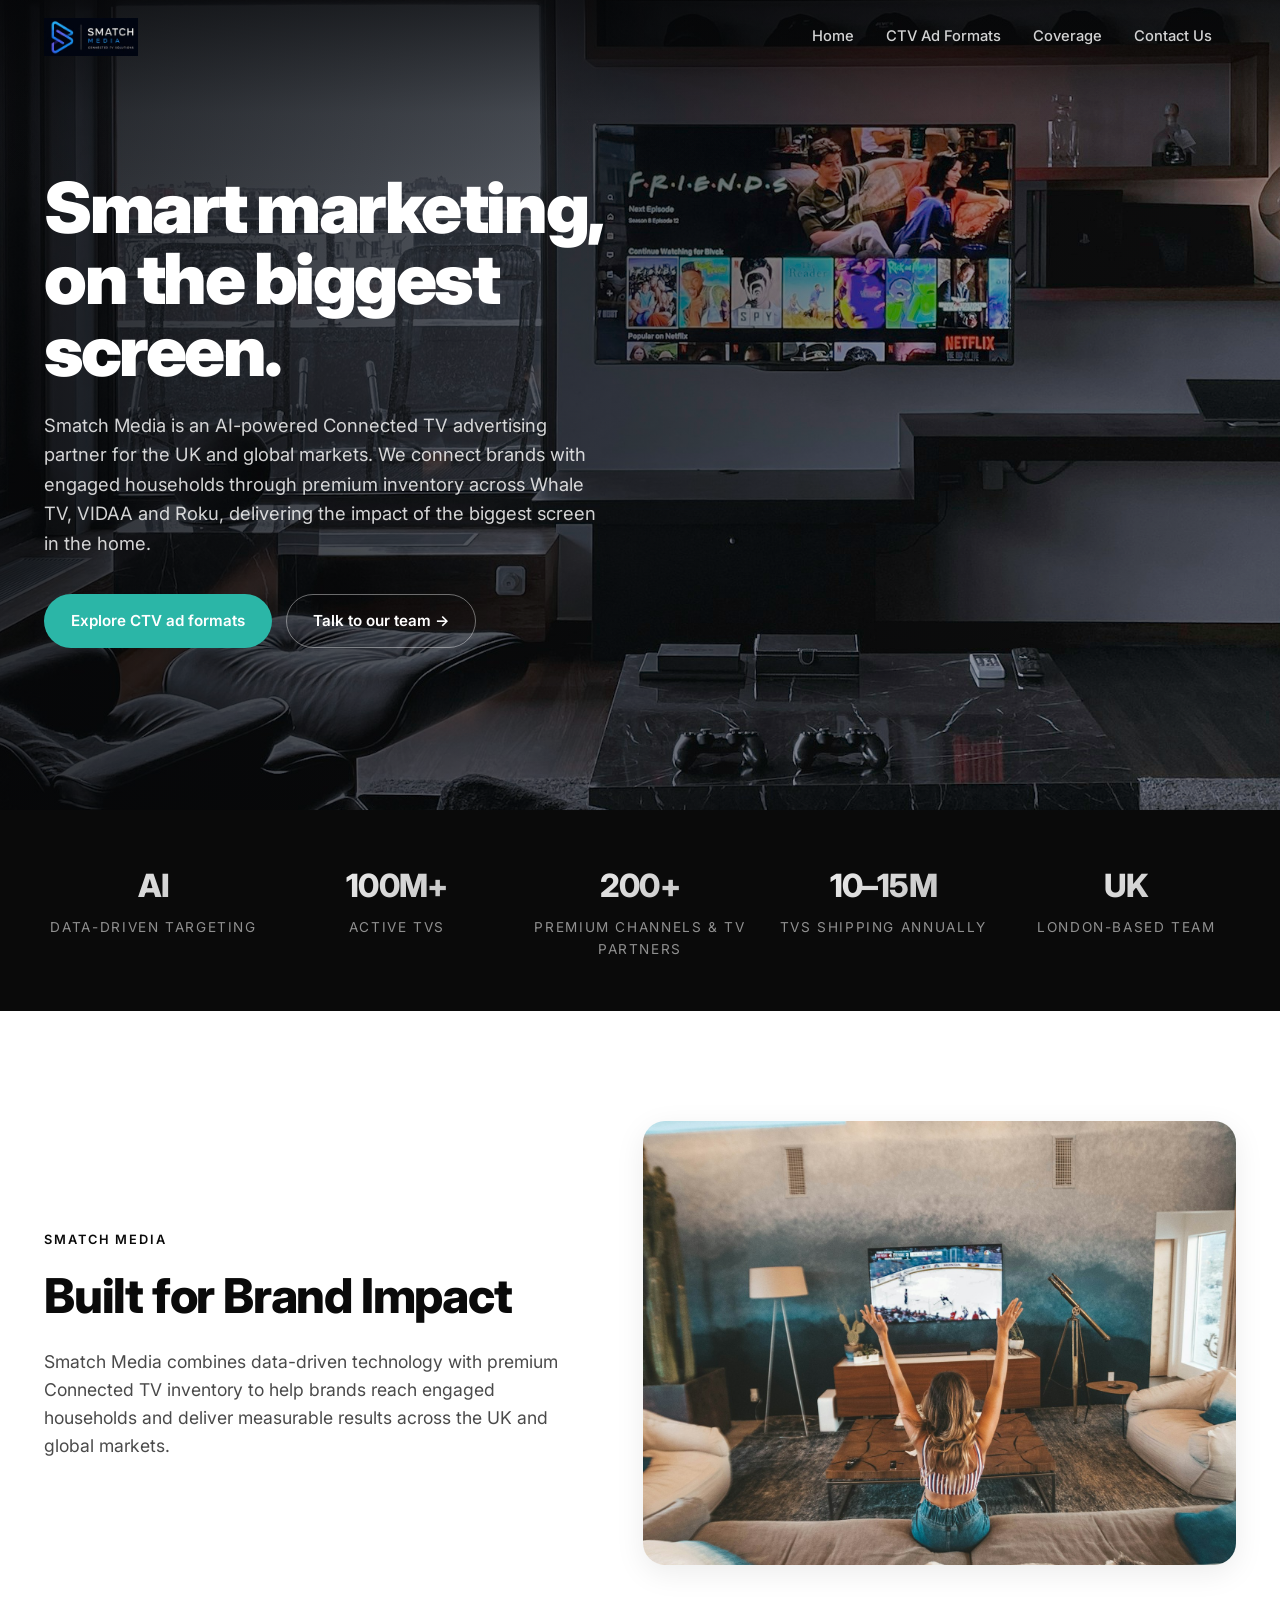
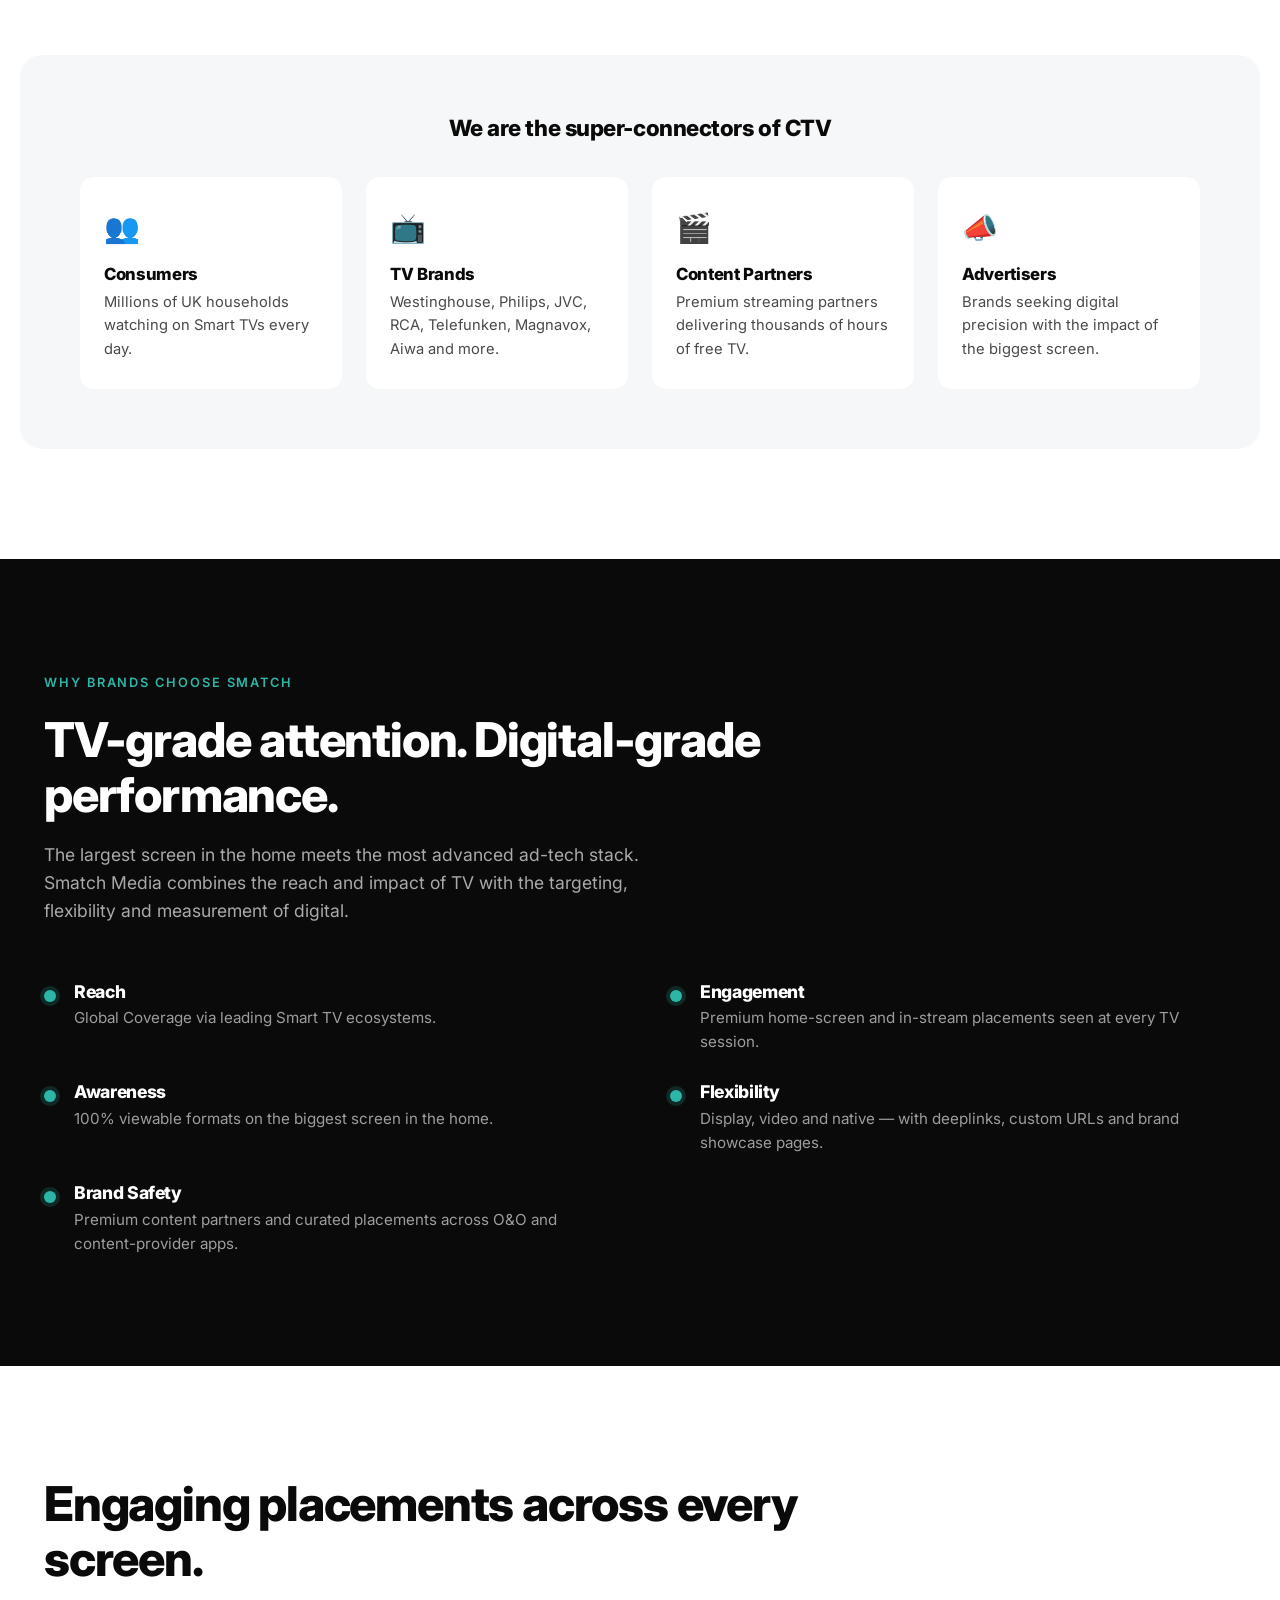
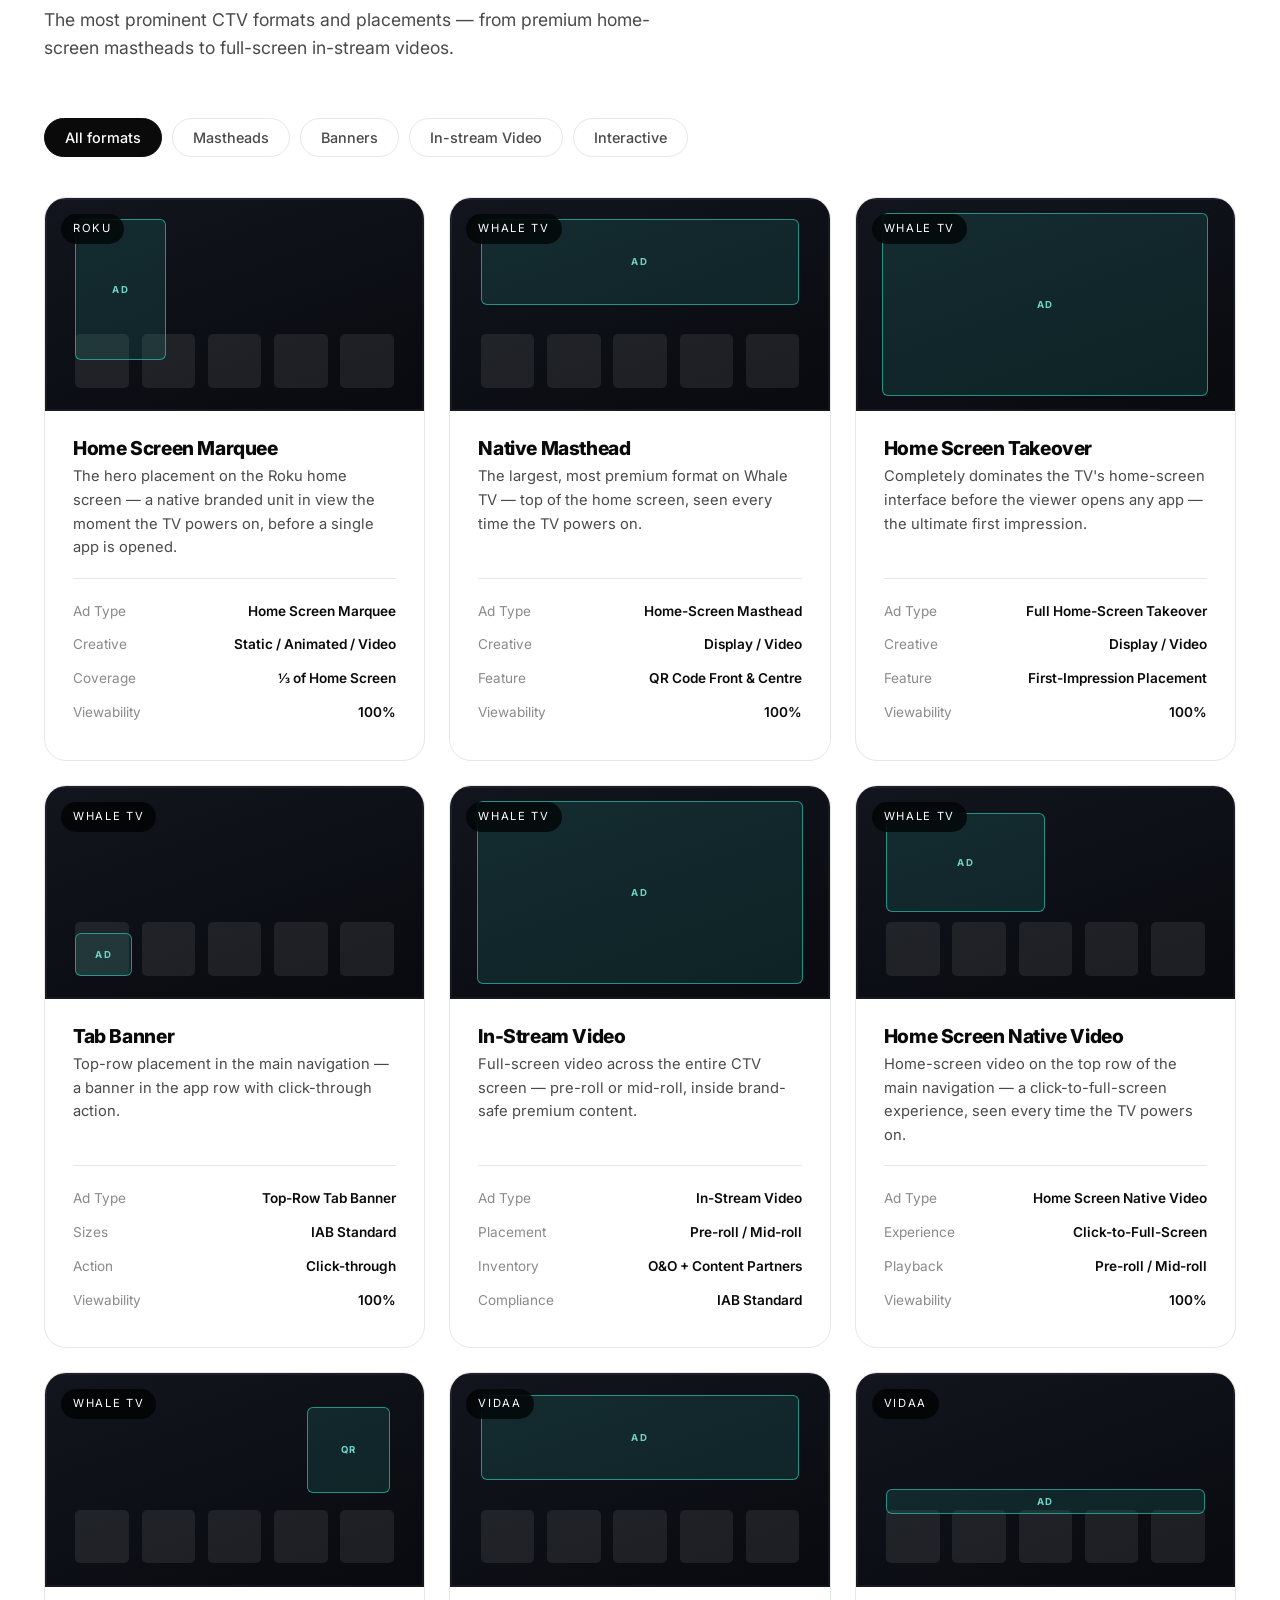
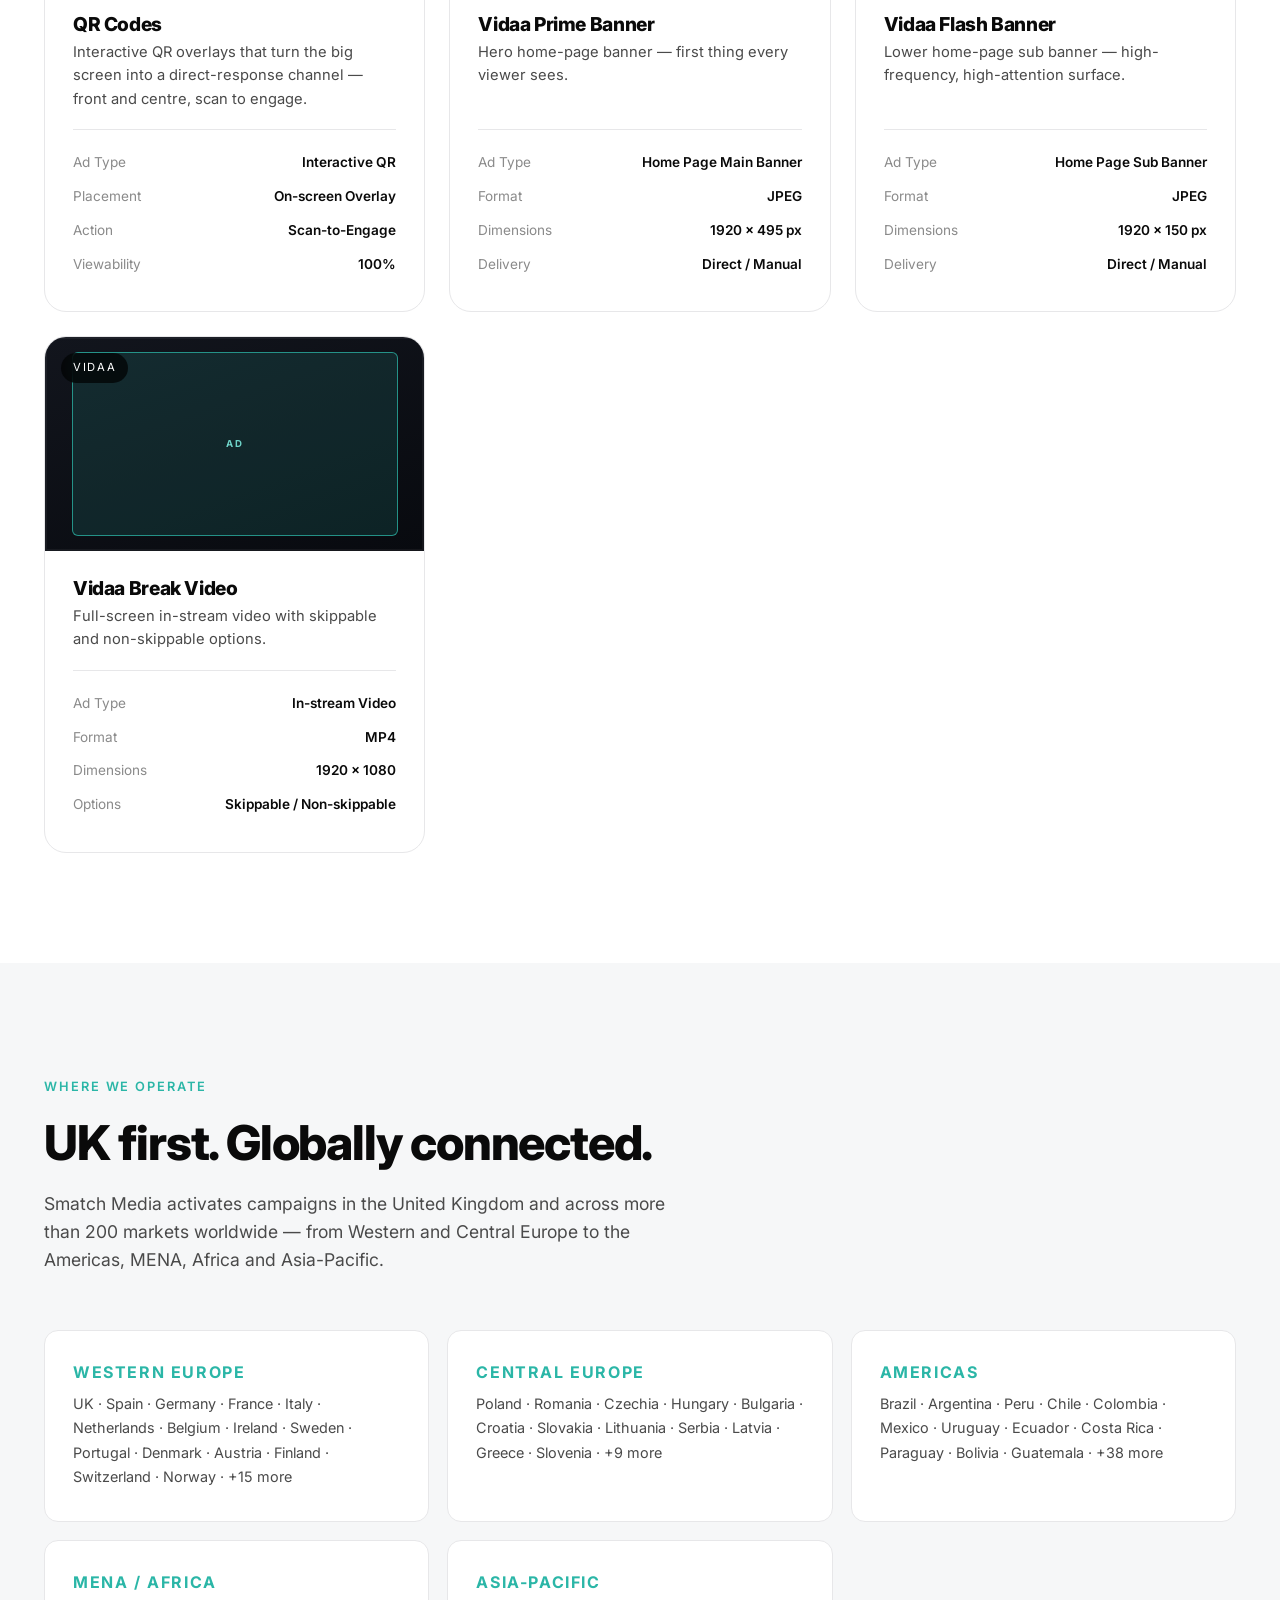
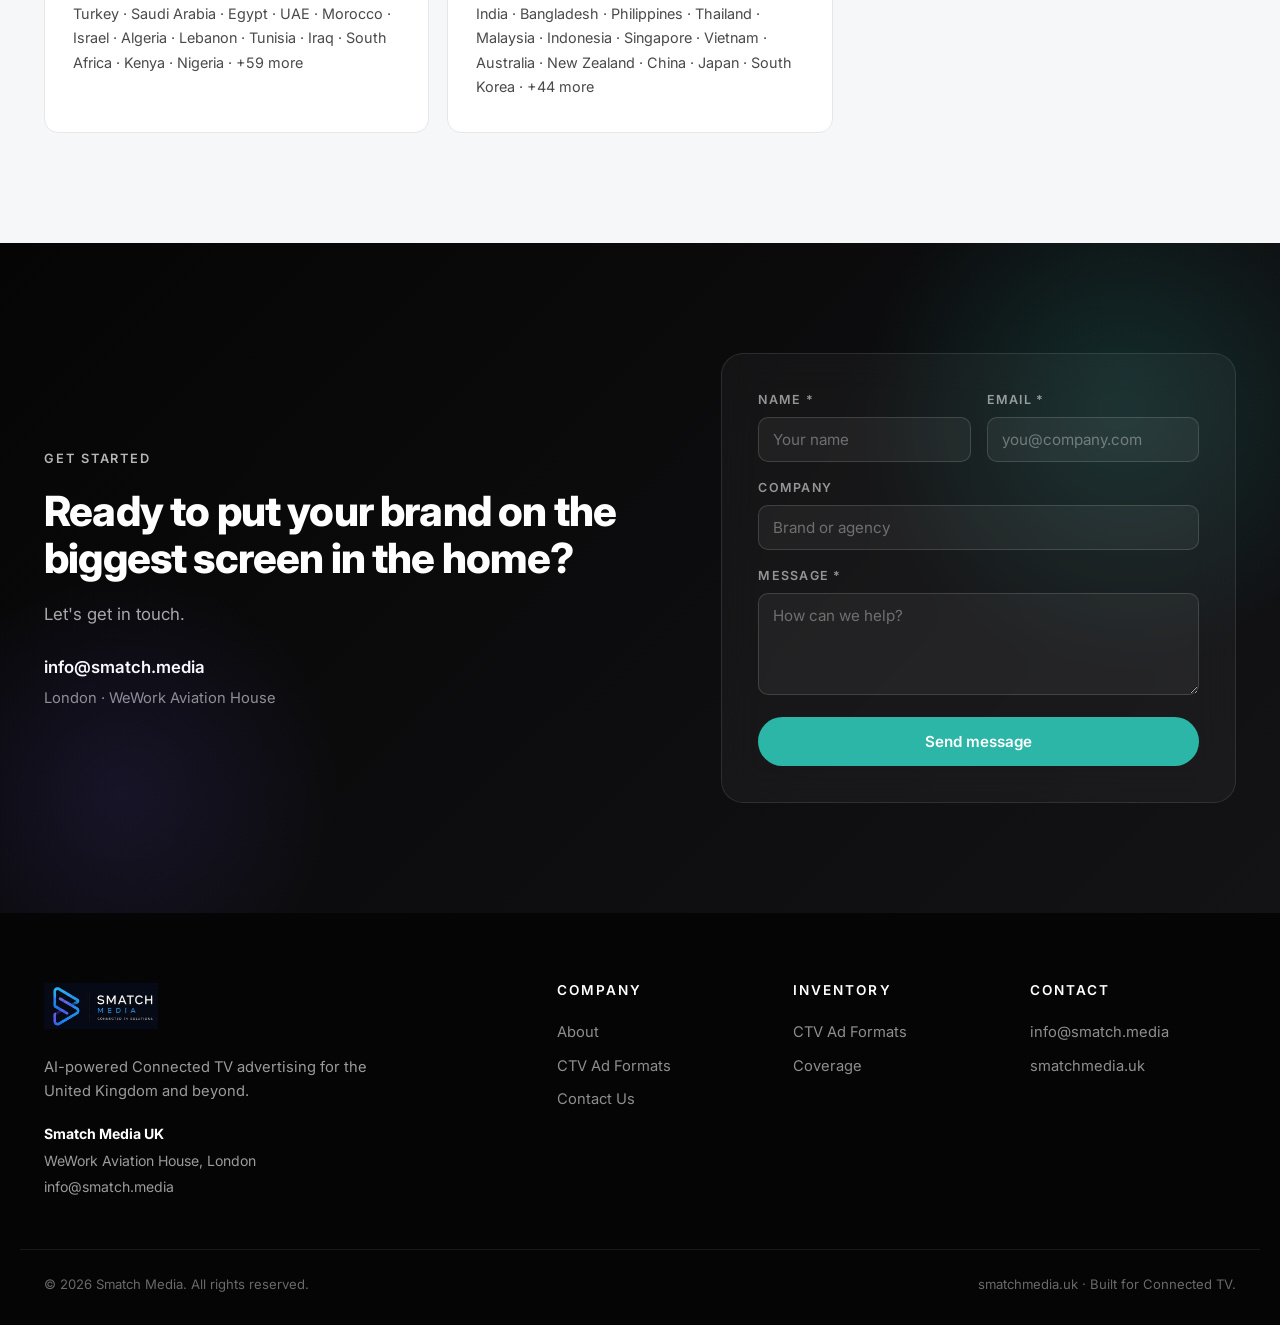
<file: index.html>
<!DOCTYPE html>
<html lang="en">
<head>
  <meta charset="UTF-8" />
  <meta name="viewport" content="width=device-width, initial-scale=1.0" />
  <title>Smatch Media UK — AI-Powered Connected TV Advertising</title>
  <meta name="description" content="Smatch Media UK delivers AI-powered, data-driven Connected TV advertising across Smart TVs in the United Kingdom — Whale TV, Vidaa and Roku inventory, direct and fully managed." />
  <link rel="preconnect" href="https://fonts.googleapis.com">
  <link rel="preconnect" href="https://fonts.gstatic.com" crossorigin>
  <link href="https://fonts.googleapis.com/css2?family=Inter:wght@300;400;500;600;700;800;900&display=swap" rel="stylesheet">
  <link rel="stylesheet" href="styles.css?v=8" />
</head>
<body>

  <!-- Navigation -->
  <header class="nav" id="nav">
    <div class="nav__inner container">
      <a href="#top" class="logo" aria-label="Smatch Media home">
        <img class="logo__img" src="assets/img/smatch-logo.jpg" alt="Smatch Media — Connected TV Solutions" />
      </a>
      <nav class="nav__links" aria-label="Primary">
        <a href="#top">Home</a>
        <a href="#units">CTV Ad Formats</a>
        <a href="#coverage">Coverage</a>
        <a href="#contact">Contact Us</a>
      </nav>
      <button class="nav__toggle" aria-label="Toggle menu" aria-expanded="false">
        <span></span><span></span><span></span>
      </button>
    </div>
  </header>

  <!-- Hero -->
  <section class="hero hero--photo" id="top">
    <div class="hero__bg" aria-hidden="true"></div>
    <div class="container hero__inner">
      <div class="hero__content">
        <h1 class="hero__title">
          Smart marketing,<br />
          on the biggest screen.
        </h1>
        <p class="hero__lead">
          Smatch Media is an AI-powered Connected TV advertising partner for the
          UK and global markets. We connect brands with engaged households through
          premium inventory across Whale TV, VIDAA and Roku, delivering the impact
          of the biggest screen in the home.
        </p>
        <div class="hero__ctas">
          <a href="#units" class="btn btn--primary">Explore CTV ad formats</a>
          <a href="#contact" class="btn btn--ghost btn--ghost-light">Talk to our team →</a>
        </div>
      </div>
    </div>
  </section>

  <!-- Stats / Trust bar -->
  <section class="stats">
    <div class="container stats__inner">
      <div class="stat">
        <div class="stat__num">AI</div>
        <div class="stat__label">Data-Driven Targeting</div>
      </div>
      <div class="stat">
        <div class="stat__num">100M+</div>
        <div class="stat__label">Active TVs</div>
      </div>
      <div class="stat">
        <div class="stat__num">200+</div>
        <div class="stat__label">Premium Channels &amp; TV Partners</div>
      </div>
      <div class="stat">
        <div class="stat__num">10–15M</div>
        <div class="stat__label">TVs shipping annually</div>
      </div>
      <div class="stat">
        <div class="stat__num">UK</div>
        <div class="stat__label">London-based team</div>
      </div>
    </div>
  </section>

  <!-- Built for Brand Impact -->
  <section class="section about" id="about">
    <div class="container two-col two-col--media">
      <div class="about__intro">
        <span class="eyebrow eyebrow--dark">Smatch Media</span>
        <h2 class="section__title">Built for Brand Impact</h2>
        <p>
          Smatch Media combines data-driven technology with premium Connected TV
          inventory to help brands reach engaged households and deliver measurable
          results across the UK and global markets.
        </p>
      </div>
      <div class="about__media">
        <img src="assets/img/brand-impact.jpg" alt="A viewer engaged with content on a Connected TV in the living room" loading="lazy" />
      </div>
    </div>

    <div class="container connectors">
      <h3 class="connectors__title">We are the super-connectors of CTV</h3>
      <div class="connectors__grid">
        <div class="connector">
          <div class="connector__icon" aria-hidden="true">👥</div>
          <h4>Consumers</h4>
          <p>Millions of UK households watching on Smart TVs every day.</p>
        </div>
        <div class="connector">
          <div class="connector__icon" aria-hidden="true">📺</div>
          <h4>TV Brands</h4>
          <p>Westinghouse, Philips, JVC, RCA, Telefunken, Magnavox, Aiwa and more.</p>
        </div>
        <div class="connector">
          <div class="connector__icon" aria-hidden="true">🎬</div>
          <h4>Content Partners</h4>
          <p>Premium streaming partners delivering thousands of hours of free TV.</p>
        </div>
        <div class="connector">
          <div class="connector__icon" aria-hidden="true">📣</div>
          <h4>Advertisers</h4>
          <p>Brands seeking digital precision with the impact of the biggest screen.</p>
        </div>
      </div>
    </div>
  </section>

  <!-- Why CTV with Smatch -->
  <section class="section why" id="why">
    <div class="container">
      <div class="section__head">
        <span class="eyebrow">Why Brands Choose Smatch</span>
        <h2 class="section__title">TV-grade attention. Digital-grade performance.</h2>
        <p class="section__lead">
          The largest screen in the home meets the most advanced ad-tech stack.
          Smatch Media combines the reach and impact of TV with the targeting,
          flexibility and measurement of digital.
        </p>
      </div>
      <div class="bullets">
        <div class="bullet"><span class="bullet__dot"></span><div><h4>Reach</h4><p>Global Coverage via leading Smart TV ecosystems.</p></div></div>
        <div class="bullet"><span class="bullet__dot"></span><div><h4>Engagement</h4><p>Premium home-screen and in-stream placements seen at every TV session.</p></div></div>
        <div class="bullet"><span class="bullet__dot"></span><div><h4>Awareness</h4><p>100% viewable formats on the biggest screen in the home.</p></div></div>
        <div class="bullet"><span class="bullet__dot"></span><div><h4>Flexibility</h4><p>Display, video and native — with deeplinks, custom URLs and brand showcase pages.</p></div></div>
        <div class="bullet"><span class="bullet__dot"></span><div><h4>Brand Safety</h4><p>Premium content partners and curated placements across O&O and content-provider apps.</p></div></div>
      </div>
    </div>
  </section>

  <!-- Ad Units -->
  <section class="section units" id="units">
    <div class="container">
      <div class="section__head">
        <h2 class="section__title">Engaging placements across every screen.</h2>
        <p class="section__lead">
          The most prominent CTV formats and placements — from premium home-screen
          mastheads to full-screen in-stream videos.
        </p>
      </div>

      <div class="units__filter" role="tablist" aria-label="Ad unit categories">
        <button class="chip chip--active" data-filter="all" role="tab" aria-selected="true">All formats</button>
        <button class="chip" data-filter="masthead" role="tab" aria-selected="false">Mastheads</button>
        <button class="chip" data-filter="banner" role="tab" aria-selected="false">Banners</button>
        <button class="chip" data-filter="video" role="tab" aria-selected="false">In-stream Video</button>
        <button class="chip" data-filter="interactive" role="tab" aria-selected="false">Interactive</button>
      </div>

      <div class="units__grid">

        <article class="unit" data-cat="masthead">
          <div class="unit__brand">Roku</div>
          <div class="unit__visual unit__tv">
            <div class="tvm">
              <div class="tvm__ad tvm__ad--portrait">AD</div>
              <div class="tvm__apps"><i></i><i></i><i></i><i></i><i></i></div>
            </div>
          </div>
          <div class="unit__body">
            <h3>Home Screen Marquee</h3>
            <p class="unit__desc">The hero placement on the Roku home screen — a native branded unit in view the moment the TV powers on, before a single app is opened.</p>
            <ul class="spec">
              <li><span>Ad Type</span><b>Home Screen Marquee</b></li>
              <li><span>Creative</span><b>Static / Animated / Video</b></li>
              <li><span>Coverage</span><b>⅓ of Home Screen</b></li>
              <li><span>Viewability</span><b>100%</b></li>
            </ul>
          </div>
        </article>

        <article class="unit" data-cat="masthead">
          <div class="unit__brand">Whale TV</div>
          <div class="unit__visual unit__tv">
            <div class="tvm">
              <div class="tvm__ad tvm__ad--masthead">AD</div>
              <div class="tvm__apps"><i></i><i></i><i></i><i></i><i></i></div>
            </div>
          </div>
          <div class="unit__body">
            <h3>Native Masthead</h3>
            <p class="unit__desc">The largest, most premium format on Whale TV — top of the home screen, seen every time the TV powers on.</p>
            <ul class="spec">
              <li><span>Ad Type</span><b>Home-Screen Masthead</b></li>
              <li><span>Creative</span><b>Display / Video</b></li>
              <li><span>Feature</span><b>QR Code Front &amp; Centre</b></li>
              <li><span>Viewability</span><b>100%</b></li>
            </ul>
          </div>
        </article>

        <article class="unit" data-cat="masthead">
          <div class="unit__brand">Whale TV</div>
          <div class="unit__visual unit__tv">
            <div class="tvm">
              <div class="tvm__ad tvm__ad--full">AD</div>
            </div>
          </div>
          <div class="unit__body">
            <h3>Home Screen Takeover</h3>
            <p class="unit__desc">Completely dominates the TV's home-screen interface before the viewer opens any app — the ultimate first impression.</p>
            <ul class="spec">
              <li><span>Ad Type</span><b>Full Home-Screen Takeover</b></li>
              <li><span>Creative</span><b>Display / Video</b></li>
              <li><span>Feature</span><b>First-Impression Placement</b></li>
              <li><span>Viewability</span><b>100%</b></li>
            </ul>
          </div>
        </article>

        <article class="unit" data-cat="banner">
          <div class="unit__brand">Whale TV</div>
          <div class="unit__visual unit__tv">
            <div class="tvm">
              <div class="tvm__ad tvm__ad--tile">AD</div>
              <div class="tvm__apps"><i></i><i></i><i></i><i></i><i></i></div>
            </div>
          </div>
          <div class="unit__body">
            <h3>Tab Banner</h3>
            <p class="unit__desc">Top-row placement in the main navigation — a banner in the app row with click-through action.</p>
            <ul class="spec">
              <li><span>Ad Type</span><b>Top-Row Tab Banner</b></li>
              <li><span>Sizes</span><b>IAB Standard</b></li>
              <li><span>Action</span><b>Click-through</b></li>
              <li><span>Viewability</span><b>100%</b></li>
            </ul>
          </div>
        </article>

        <article class="unit" data-cat="video">
          <div class="unit__brand">Whale TV</div>
          <div class="unit__visual unit__tv">
            <div class="tvm">
              <div class="tvm__ad tvm__ad--full">AD</div>
            </div>
          </div>
          <div class="unit__body">
            <h3>In-Stream Video</h3>
            <p class="unit__desc">Full-screen video across the entire CTV screen — pre-roll or mid-roll, inside brand-safe premium content.</p>
            <ul class="spec">
              <li><span>Ad Type</span><b>In-Stream Video</b></li>
              <li><span>Placement</span><b>Pre-roll / Mid-roll</b></li>
              <li><span>Inventory</span><b>O&amp;O + Content Partners</b></li>
              <li><span>Compliance</span><b>IAB Standard</b></li>
            </ul>
          </div>
        </article>

        <article class="unit" data-cat="video">
          <div class="unit__brand">Whale TV</div>
          <div class="unit__visual unit__tv">
            <div class="tvm">
              <div class="tvm__ad tvm__ad--native">AD</div>
              <div class="tvm__apps"><i></i><i></i><i></i><i></i><i></i></div>
            </div>
          </div>
          <div class="unit__body">
            <h3>Home Screen Native Video</h3>
            <p class="unit__desc">Home-screen video on the top row of the main navigation — a click-to-full-screen experience, seen every time the TV powers on.</p>
            <ul class="spec">
              <li><span>Ad Type</span><b>Home Screen Native Video</b></li>
              <li><span>Experience</span><b>Click-to-Full-Screen</b></li>
              <li><span>Playback</span><b>Pre-roll / Mid-roll</b></li>
              <li><span>Viewability</span><b>100%</b></li>
            </ul>
          </div>
        </article>

        <article class="unit" data-cat="interactive">
          <div class="unit__brand">Whale TV</div>
          <div class="unit__visual unit__tv">
            <div class="tvm">
              <div class="tvm__ad tvm__ad--qr">QR</div>
              <div class="tvm__apps"><i></i><i></i><i></i><i></i><i></i></div>
            </div>
          </div>
          <div class="unit__body">
            <h3>QR Codes</h3>
            <p class="unit__desc">Interactive QR overlays that turn the big screen into a direct-response channel — front and centre, scan to engage.</p>
            <ul class="spec">
              <li><span>Ad Type</span><b>Interactive QR</b></li>
              <li><span>Placement</span><b>On-screen Overlay</b></li>
              <li><span>Action</span><b>Scan-to-Engage</b></li>
              <li><span>Viewability</span><b>100%</b></li>
            </ul>
          </div>
        </article>

        <article class="unit" data-cat="masthead">
          <div class="unit__brand">Vidaa</div>
          <div class="unit__visual unit__tv">
            <div class="tvm">
              <div class="tvm__ad tvm__ad--masthead">AD</div>
              <div class="tvm__apps"><i></i><i></i><i></i><i></i><i></i></div>
            </div>
          </div>
          <div class="unit__body">
            <h3>Vidaa Prime Banner</h3>
            <p class="unit__desc">Hero home-page banner — first thing every viewer sees.</p>
            <ul class="spec">
              <li><span>Ad Type</span><b>Home Page Main Banner</b></li>
              <li><span>Format</span><b>JPEG</b></li>
              <li><span>Dimensions</span><b>1920 × 495 px</b></li>
              <li><span>Delivery</span><b>Direct / Manual</b></li>
            </ul>
          </div>
        </article>

        <article class="unit" data-cat="banner">
          <div class="unit__brand">Vidaa</div>
          <div class="unit__visual unit__tv">
            <div class="tvm">
              <div class="tvm__ad tvm__ad--subbanner">AD</div>
              <div class="tvm__apps"><i></i><i></i><i></i><i></i><i></i></div>
            </div>
          </div>
          <div class="unit__body">
            <h3>Vidaa Flash Banner</h3>
            <p class="unit__desc">Lower home-page sub banner — high-frequency, high-attention surface.</p>
            <ul class="spec">
              <li><span>Ad Type</span><b>Home Page Sub Banner</b></li>
              <li><span>Format</span><b>JPEG</b></li>
              <li><span>Dimensions</span><b>1920 × 150 px</b></li>
              <li><span>Delivery</span><b>Direct / Manual</b></li>
            </ul>
          </div>
        </article>

        <article class="unit" data-cat="video">
          <div class="unit__brand">Vidaa</div>
          <div class="unit__visual unit__tv">
            <div class="tvm">
              <div class="tvm__ad tvm__ad--full">AD</div>
            </div>
          </div>
          <div class="unit__body">
            <h3>Vidaa Break Video</h3>
            <p class="unit__desc">Full-screen in-stream video with skippable and non-skippable options.</p>
            <ul class="spec">
              <li><span>Ad Type</span><b>In-stream Video</b></li>
              <li><span>Format</span><b>MP4</b></li>
              <li><span>Dimensions</span><b>1920 × 1080</b></li>
              <li><span>Options</span><b>Skippable / Non-skippable</b></li>
            </ul>
          </div>
        </article>

      </div>
    </div>
  </section>

  <!-- Coverage -->
  <section class="section coverage" id="coverage">
    <div class="container">
      <div class="section__head">
        <span class="eyebrow">Where We Operate</span>
        <h2 class="section__title">UK first. Globally connected.</h2>
        <p class="section__lead">
          Smatch Media activates campaigns in the United Kingdom and across more
          than 200 markets worldwide — from Western and Central Europe to the
          Americas, MENA, Africa and Asia-Pacific.
        </p>
      </div>

      <div class="coverage__grid">
        <div class="region">
          <h4>Western Europe</h4>
          <p>UK · Spain · Germany · France · Italy · Netherlands · Belgium · Ireland · Sweden · Portugal · Denmark · Austria · Finland · Switzerland · Norway · +15 more</p>
        </div>
        <div class="region">
          <h4>Central Europe</h4>
          <p>Poland · Romania · Czechia · Hungary · Bulgaria · Croatia · Slovakia · Lithuania · Serbia · Latvia · Greece · Slovenia · +9 more</p>
        </div>
        <div class="region">
          <h4>Americas</h4>
          <p>Brazil · Argentina · Peru · Chile · Colombia · Mexico · Uruguay · Ecuador · Costa Rica · Paraguay · Bolivia · Guatemala · +38 more</p>
        </div>
        <div class="region">
          <h4>MENA / Africa</h4>
          <p>Turkey · Saudi Arabia · Egypt · UAE · Morocco · Israel · Algeria · Lebanon · Tunisia · Iraq · South Africa · Kenya · Nigeria · +59 more</p>
        </div>
        <div class="region">
          <h4>Asia-Pacific</h4>
          <p>India · Bangladesh · Philippines · Thailand · Malaysia · Indonesia · Singapore · Vietnam · Australia · New Zealand · China · Japan · South Korea · +44 more</p>
        </div>
      </div>
    </div>
  </section>

  <!-- CTA / Contact -->
  <section class="section cta" id="contact">
    <div class="container cta__inner">
      <div class="cta__copy">
        <span class="eyebrow eyebrow--light">Get Started</span>
        <h2>Ready to put your brand on the biggest screen in the home?</h2>
        <p>Let's get in touch.</p>
        <div class="cta__contact">
          <a href="mailto:info@smatch.media">info@smatch.media</a>
          <span>London · WeWork Aviation House</span>
        </div>
      </div>
      <div class="cta__card">
        <form id="contact-form" class="cform" novalidate>
          <input type="hidden" name="access_key" value="2d238f36-3bbb-4b4a-82b7-30f22283fa98" />
          <input type="hidden" name="subject" value="New Smatch Media UK enquiry" />
          <input type="hidden" name="from_name" value="Smatch Media UK — Website" />
          <input type="checkbox" name="botcheck" class="cform__hp" tabindex="-1" autocomplete="off" />

          <div class="cform__row">
            <label class="cform__field">
              <span>Name *</span>
              <input type="text" name="name" required autocomplete="name" placeholder="Your name" />
            </label>
            <label class="cform__field">
              <span>Email *</span>
              <input type="email" name="email" required autocomplete="email" placeholder="you@company.com" />
            </label>
          </div>

          <label class="cform__field">
            <span>Company</span>
            <input type="text" name="company" autocomplete="organization" placeholder="Brand or agency" />
          </label>

          <label class="cform__field">
            <span>Message *</span>
            <textarea name="message" rows="4" required placeholder="How can we help?"></textarea>
          </label>

          <button type="submit" class="btn btn--primary btn--block cform__submit">
            <span class="cform__submit-label">Send message</span>
          </button>
          <p class="cform__error" role="alert" hidden></p>
        </form>

        <div class="cform-success" id="contact-success" hidden>
          <div class="cform-success__icon" aria-hidden="true">✓</div>
          <h3>Thanks — your message is on its way.</h3>
          <p>Our team will get back to you shortly.</p>
        </div>
      </div>
    </div>
  </section>

  <!-- Footer -->
  <footer class="footer">
    <div class="container footer__inner">
      <div class="footer__brand">
        <a href="#top" class="logo logo--light">
          <img class="logo__img logo__img--footer" src="assets/img/smatch-logo.jpg" alt="Smatch Media — Connected TV Solutions" />
        </a>
        <p>AI-powered Connected TV advertising for the United Kingdom and beyond.</p>
        <div class="footer__addr">
          <strong>Smatch Media UK</strong>
          <span>WeWork Aviation House, London</span>
          <span>info@smatch.media</span>
        </div>
      </div>
      <div class="footer__cols">
        <div>
          <h5>Company</h5>
          <a href="#about">About</a>
          <a href="#units">CTV Ad Formats</a>
          <a href="#contact">Contact Us</a>
        </div>
        <div>
          <h5>Inventory</h5>
          <a href="#units">CTV Ad Formats</a>
          <a href="#coverage">Coverage</a>
        </div>
        <div>
          <h5>Contact</h5>
          <a href="mailto:info@smatch.media">info@smatch.media</a>
          <a href="https://smatchmedia.uk">smatchmedia.uk</a>
        </div>
      </div>
    </div>
    <div class="footer__bottom container">
      <span>© 2026 Smatch Media. All rights reserved.</span>
      <span>smatchmedia.uk · Built for Connected TV.</span>
    </div>
  </footer>

  <script src="script.js"></script>
</body>
</html>
</file>
<file: styles.css>
/* ===== Reset & base ===== */
*, *::before, *::after { box-sizing: border-box; }
html { scroll-behavior: smooth; }
body {
  margin: 0;
  font-family: 'Inter', -apple-system, BlinkMacSystemFont, 'Segoe UI', Roboto, sans-serif;
  font-weight: 400;
  color: #0a0a0a;
  background: #ffffff;
  line-height: 1.6;
  -webkit-font-smoothing: antialiased;
  -moz-osx-font-smoothing: grayscale;
}
img { max-width: 100%; display: block; }
a { color: inherit; text-decoration: none; transition: color .2s ease; }
button { font-family: inherit; cursor: pointer; border: 0; background: transparent; }
h1, h2, h3, h4, h5 { margin: 0 0 .5em; line-height: 1.15; letter-spacing: -.02em; font-weight: 800; }
p { margin: 0 0 1em; }

/* ===== Tokens (Smatch Media palette) ===== */
:root {
  --bg: #ffffff;
  --bg-soft: #f6f7f8;
  --bg-dark: #0a0a0a;
  --bg-darker: #050505;
  --ink: #0a0a0a;
  --ink-soft: #4a4a4a;
  --ink-muted: #8a8a8a;
  --line: #e7e7e9;
  --line-dark: #1f1f23;
  --teal: #2BB6A7;        /* Smatch primary accent (the dot) */
  --teal-700: #1f8e82;
  --teal-300: #6ed3c8;
  --violet: #7C5CFF;      /* secondary accent */
  --pink: #ff0c6c;        /* tertiary (Whale TV mock) */
  --radius: 14px;
  --radius-lg: 22px;
  --shadow-sm: 0 1px 2px rgba(0,0,0,.05);
  --shadow-md: 0 8px 30px rgba(0,0,0,.08);
  --shadow-lg: 0 20px 60px rgba(0,0,0,.18);
  --max: 1240px;
}

/* ===== Layout ===== */
.container {
  width: 100%;
  max-width: var(--max);
  margin: 0 auto;
  padding: 0 24px;
}
.section { padding: 110px 0; }
.section__head {
  max-width: 760px;
  margin: 0 0 56px;
}
.section__title {
  font-size: clamp(2rem, 4vw, 3rem);
  font-weight: 800;
  letter-spacing: -.025em;
  margin-bottom: .4em;
}
.section__lead {
  font-size: 1.1rem;
  color: var(--ink-soft);
  max-width: 640px;
}
.eyebrow {
  display: inline-block;
  font-size: .8rem;
  font-weight: 600;
  text-transform: uppercase;
  letter-spacing: .15em;
  color: var(--teal);
  margin-bottom: 18px;
}
.eyebrow--dark { color: var(--ink); }
.eyebrow--light { color: rgba(255,255,255,.7); }

/* ===== Buttons ===== */
.btn {
  display: inline-flex;
  align-items: center;
  justify-content: center;
  gap: 8px;
  padding: 14px 26px;
  border-radius: 999px;
  font-weight: 600;
  font-size: .95rem;
  transition: transform .15s ease, background .2s ease, color .2s ease, box-shadow .2s ease;
  white-space: nowrap;
  border: 1.5px solid transparent;
}
.btn--primary { background: var(--ink); color: #fff; }
.btn--primary:hover { background: var(--teal); transform: translateY(-1px); box-shadow: 0 12px 30px rgba(43,182,167,.35); }
.btn--ghost { color: var(--ink); border-color: rgba(0,0,0,.15); }
.btn--ghost:hover { border-color: var(--ink); transform: translateY(-1px); }
.btn--block { width: 100%; margin-top: 18px; }

/* ===== Smatch Logo ===== */
.logo {
  display: inline-flex;
  align-items: baseline;
  gap: 4px;
  font-weight: 800;
  font-size: 1.5rem;
  letter-spacing: -.04em;
  color: var(--ink);
  font-family: 'Inter', sans-serif;
}
.logo__text {
  font-weight: 800;
  text-transform: lowercase;
}
.logo__dot {
  width: 10px;
  height: 10px;
  border-radius: 50%;
  background: var(--teal);
  display: inline-block;
  margin-left: 2px;
  flex-shrink: 0;
  align-self: flex-end;
  margin-bottom: 4px;
  box-shadow: 0 0 0 0 rgba(43,182,167,.5);
  animation: pulse 2.4s ease-in-out infinite;
}
@keyframes pulse {
  0%, 100% { box-shadow: 0 0 0 0 rgba(43,182,167,.4); }
  50% { box-shadow: 0 0 0 6px rgba(43,182,167,0); }
}
.logo--light { color: #fff; }
.logo { align-items: center; }
.logo__img {
  height: 38px;
  width: auto;
  display: block;
  mix-blend-mode: screen;
}
.logo__img--footer { height: 46px; }

/* ===== Nav ===== */
.nav {
  position: fixed;
  top: 0; left: 0; right: 0;
  z-index: 50;
  padding: 18px 0;
  transition: background .25s ease, box-shadow .25s ease, padding .25s ease;
}
.nav.is-scrolled {
  background: rgba(8,11,20,.82);
  backdrop-filter: saturate(180%) blur(14px);
  box-shadow: 0 1px 0 rgba(255,255,255,.06);
  padding: 12px 0;
}
.nav__inner {
  display: flex;
  align-items: center;
  justify-content: space-between;
  gap: 24px;
}
.nav__links {
  display: flex;
  gap: 32px;
  margin-left: auto;
  margin-right: 24px;
}
.nav__links a {
  font-size: .92rem;
  font-weight: 500;
  color: rgba(255,255,255,.82);
}
.nav__links a:hover { color: #fff; }
.nav__cta { padding: 10px 20px; font-size: .88rem; }
.nav__toggle {
  display: none;
  width: 40px; height: 40px;
  flex-direction: column;
  gap: 5px;
  align-items: center;
  justify-content: center;
}
.nav__toggle span {
  display: block;
  width: 22px; height: 2px;
  background: #fff;
  transition: transform .2s ease, opacity .2s ease;
}

/* ===== Hero ===== */
.hero {
  position: relative;
  padding: 160px 0 90px;
  overflow: hidden;
  background:
    radial-gradient(1100px 600px at 85% -10%, rgba(43,182,167,.10) 0%, transparent 60%),
    radial-gradient(800px 500px at 0% 80%, rgba(124,92,255,.06) 0%, transparent 55%),
    linear-gradient(180deg, #ffffff 0%, #f8faf9 100%);
}
.hero__bg {
  position: absolute;
  inset: 0;
  background-image:
    radial-gradient(circle at 20% 30%, rgba(43,182,167,.06) 0%, transparent 35%),
    radial-gradient(circle at 80% 70%, rgba(124,92,255,.05) 0%, transparent 30%);
  pointer-events: none;
}
.hero__inner {
  position: relative;
  display: grid;
  grid-template-columns: 1.05fr 1fr;
  gap: 60px;
  align-items: center;
}
.hero__title {
  font-size: clamp(2.5rem, 5.5vw, 4.5rem);
  font-weight: 900;
  letter-spacing: -.035em;
  line-height: 1.02;
  margin-bottom: 24px;
}
.grad-text {
  background: linear-gradient(135deg, var(--teal) 0%, #4dd6c8 50%, var(--violet) 100%);
  -webkit-background-clip: text;
  background-clip: text;
  color: transparent;
}
.hero__lead {
  font-size: 1.15rem;
  color: var(--ink-soft);
  max-width: 560px;
  margin-bottom: 36px;
}
.hero__ctas {
  display: flex;
  gap: 14px;
  margin-bottom: 56px;
  flex-wrap: wrap;
}
.hero__meta {
  display: flex;
  gap: 40px;
  flex-wrap: wrap;
  padding-top: 28px;
  border-top: 1px solid var(--line);
}
.hero__meta div { display: flex; flex-direction: column; }
.hero__meta strong {
  font-size: 1.6rem;
  font-weight: 800;
  color: var(--ink);
  letter-spacing: -.02em;
}
.hero__meta span {
  font-size: .82rem;
  color: var(--ink-muted);
  text-transform: uppercase;
  letter-spacing: .1em;
  margin-top: 4px;
}

/* ===== Hero — full-bleed photo variant ===== */
.hero--photo {
  background: #050608;
  min-height: 90vh;
  display: flex;
  align-items: center;
  padding: 150px 0 84px;
}
.hero--photo .hero__bg {
  background-image:
    linear-gradient(180deg, rgba(4,5,7,.62) 0%, rgba(4,5,7,.14) 14%, rgba(4,5,7,0) 26%),
    linear-gradient(100deg, rgba(4,5,7,.86) 0%, rgba(4,5,7,.58) 40%, rgba(4,5,7,.22) 72%, rgba(4,5,7,.16) 100%),
    url('assets/img/hero-loft.jpg');
  background-size: 135%;
  background-position: 12% center;
}
.hero--photo .hero__inner { grid-template-columns: 1fr; }
.hero--photo .hero__content { max-width: 660px; }
.hero--photo .hero__title { color: #fff; }
.hero--photo .hero__lead { color: rgba(255,255,255,.82); }
.hero--photo .hero__meta { border-top-color: rgba(255,255,255,.16); }
.hero--photo .hero__meta strong { color: #fff; }
.hero--photo .hero__meta span { color: rgba(255,255,255,.6); }
.hero--photo .btn--primary { background: var(--teal); }
.hero--photo .btn--primary:hover { background: var(--teal-700); box-shadow: 0 12px 30px rgba(43,182,167,.4); }
.btn--ghost-light { color: #fff; border-color: rgba(255,255,255,.4); }
.btn--ghost-light:hover { border-color: #fff; background: rgba(255,255,255,.1); transform: translateY(-1px); }

/* ===== Hero TV mock ===== */
.hero__visual {
  display: flex;
  justify-content: center;
  align-items: center;
}
.tv {
  width: 100%;
  max-width: 540px;
  aspect-ratio: 16/10;
  position: relative;
}
.tv__screen {
  width: 100%;
  height: 100%;
  background: linear-gradient(160deg, #1a1d24 0%, #0a0c12 100%);
  border-radius: 14px;
  border: 4px solid #0a0a0a;
  box-shadow: var(--shadow-lg), inset 0 0 0 1px rgba(255,255,255,.05);
  padding: 18px;
  display: flex;
  flex-direction: column;
  gap: 14px;
  overflow: hidden;
}
.tv__row { display: flex; gap: 10px; }
.tv__row--featured { flex: 1; }
.tile {
  flex: 1;
  border-radius: 10px;
  display: flex;
  align-items: center;
  justify-content: center;
  font-weight: 700;
  font-size: .8rem;
  color: #fff;
  position: relative;
  overflow: hidden;
}
.tile--feature {
  flex-direction: column;
  background: linear-gradient(135deg, var(--teal) 0%, #4dd6c8 60%, var(--violet) 100%);
  font-size: 1.4rem;
  letter-spacing: -.02em;
  position: relative;
}
.tile--feature::after {
  content: '';
  position: absolute;
  inset: 0;
  background: radial-gradient(circle at 30% 30%, rgba(255,255,255,.18) 0%, transparent 50%);
}
.tile__badge {
  position: absolute;
  top: 12px; left: 12px;
  background: rgba(0,0,0,.4);
  backdrop-filter: blur(6px);
  padding: 4px 10px;
  border-radius: 999px;
  font-size: .65rem;
  text-transform: uppercase;
  letter-spacing: .12em;
  font-weight: 600;
}
.tile--app { font-size: .7rem; min-height: 50px; }
.tile.netflix { background: #e50914; }
.tile.prime { background: #00a8e1; }
.tile.disney { background: #1f2960; }
.tile.youtube { background: #ff0000; }
.tile.whale { background: var(--pink); }

.tv__stand {
  position: absolute;
  bottom: -14px;
  left: 50%;
  transform: translateX(-50%);
  width: 30%;
  height: 14px;
  background: #0a0a0a;
  border-radius: 0 0 6px 6px;
}

/* ===== Stats ===== */
.stats {
  background: var(--bg-dark);
  color: #fff;
  padding: 50px 0;
}
.stats__inner {
  display: grid;
  grid-template-columns: repeat(5, 1fr);
  gap: 24px;
  text-align: center;
}
.stat__num {
  font-size: clamp(1.5rem, 2.5vw, 2.2rem);
  font-weight: 800;
  letter-spacing: -.025em;
  background: linear-gradient(135deg, #fff 0%, #b0b0b0 100%);
  -webkit-background-clip: text;
  background-clip: text;
  color: transparent;
}
.stat__label {
  font-size: .85rem;
  color: rgba(255,255,255,.55);
  text-transform: uppercase;
  letter-spacing: .12em;
  margin-top: 6px;
}

/* ===== About ===== */
.about { background: #fff; }
.two-col {
  display: grid;
  grid-template-columns: 1fr 1.2fr;
  gap: 60px;
  align-items: start;
  margin-bottom: 90px;
}
.about__copy p {
  font-size: 1.08rem;
  color: var(--ink-soft);
}
.about__copy p:last-child { margin-bottom: 0; }

/* Built for Brand Impact — text left, media right */
.two-col--media { grid-template-columns: 1fr 1.1fr; align-items: center; }
.about__intro .section__title { margin-bottom: .5em; }
.about__intro p { font-size: 1.1rem; color: var(--ink-soft); margin: 0; max-width: 520px; }
.about__media {
  border-radius: var(--radius-lg);
  overflow: hidden;
  box-shadow: var(--shadow-md);
}
.about__media img {
  width: 100%;
  height: 100%;
  aspect-ratio: 4/3;
  object-fit: cover;
}

.connectors {
  background: var(--bg-soft);
  padding: 60px;
  border-radius: var(--radius-lg);
}
.connectors__title {
  font-size: 1.4rem;
  margin-bottom: 36px;
  text-align: center;
}
.connectors__grid {
  display: grid;
  grid-template-columns: repeat(4, 1fr);
  gap: 24px;
}
.connector {
  background: #fff;
  padding: 28px 24px;
  border-radius: var(--radius);
  text-align: left;
  transition: transform .25s ease, box-shadow .25s ease;
}
.connector:hover {
  transform: translateY(-4px);
  box-shadow: var(--shadow-md);
}
.connector__icon {
  font-size: 1.8rem;
  margin-bottom: 14px;
}
.connector h4 { font-size: 1.05rem; margin-bottom: 6px; }
.connector p { font-size: .92rem; color: var(--ink-soft); margin: 0; }

/* ===== Services (light section) ===== */
.services { background: var(--bg-soft); }
.why__grid {
  display: grid;
  grid-template-columns: repeat(3, 1fr);
  gap: 20px;
}
.services .card {
  background: #fff;
  border: 1px solid var(--line);
  padding: 36px 30px;
  border-radius: var(--radius);
  transition: border-color .25s ease, transform .25s ease, box-shadow .25s ease;
}
.services .card:hover {
  border-color: var(--teal);
  transform: translateY(-4px);
  box-shadow: 0 12px 36px rgba(43,182,167,.10);
}
.services .card__num {
  display: block;
  font-size: .8rem;
  color: var(--teal);
  font-weight: 700;
  letter-spacing: .15em;
  margin-bottom: 14px;
}
.services .card h3 { color: var(--ink); font-size: 1.2rem; margin-bottom: 10px; }
.services .card p { color: var(--ink-soft); font-size: .95rem; margin: 0; }

/* ===== Why (dark with bullet list) ===== */
.why {
  background: var(--bg-dark);
  color: #fff;
}
.why .section__title { color: #fff; }
.why .section__lead { color: rgba(255,255,255,.65); }
.bullets {
  display: grid;
  grid-template-columns: repeat(2, 1fr);
  gap: 28px 60px;
}
.bullet {
  display: flex;
  gap: 18px;
  align-items: flex-start;
}
.bullet__dot {
  width: 12px; height: 12px;
  border-radius: 50%;
  background: var(--teal);
  margin-top: 8px;
  flex-shrink: 0;
  box-shadow: 0 0 0 4px rgba(43,182,167,.18);
}
.bullet h4 { font-size: 1.1rem; margin-bottom: 4px; color: #fff; }
.bullet p { color: rgba(255,255,255,.6); font-size: .95rem; margin: 0; }

/* ===== Units ===== */
.units { background: #fff; }
.units__filter {
  display: flex;
  gap: 10px;
  flex-wrap: wrap;
  margin-bottom: 40px;
}
.chip {
  padding: 10px 20px;
  border-radius: 999px;
  background: #fff;
  border: 1px solid var(--line);
  font-size: .9rem;
  font-weight: 500;
  color: var(--ink-soft);
  transition: all .2s ease;
}
.chip:hover { border-color: var(--ink); color: var(--ink); }
.chip--active { background: var(--ink); color: #fff; border-color: var(--ink); }

.units__grid {
  display: grid;
  grid-template-columns: repeat(3, 1fr);
  gap: 24px;
}
.unit {
  background: #fff;
  border-radius: var(--radius-lg);
  overflow: hidden;
  border: 1px solid var(--line);
  transition: transform .3s ease, box-shadow .3s ease, border-color .3s ease;
  display: flex;
  flex-direction: column;
}
.unit:hover {
  transform: translateY(-6px);
  box-shadow: var(--shadow-md);
  border-color: var(--teal-300);
}
.unit__brand {
  position: absolute;
  top: 16px; left: 16px;
  background: rgba(0,0,0,.7);
  backdrop-filter: blur(8px);
  color: #fff;
  font-size: .7rem;
  text-transform: uppercase;
  letter-spacing: .15em;
  padding: 6px 12px;
  border-radius: 999px;
  z-index: 2;
}
.unit__visual {
  position: relative;
  aspect-ratio: 16/9;
  background: linear-gradient(135deg, #1a1d24 0%, #0a0c12 100%);
  display: flex;
  align-items: center;
  justify-content: center;
  overflow: hidden;
}
.unit__body { padding: 26px 28px 30px; flex: 1; display: flex; flex-direction: column; }
.unit__body h3 { font-size: 1.2rem; margin-bottom: 6px; }
.unit__desc { color: var(--ink-soft); font-size: .92rem; margin-bottom: 18px; }
.spec {
  list-style: none;
  padding: 0;
  margin: auto 0 0;
  border-top: 1px solid var(--line);
  padding-top: 16px;
}
.spec li {
  display: flex;
  justify-content: space-between;
  padding: 6px 0;
  font-size: .85rem;
}
.spec li span { color: var(--ink-muted); }
.spec li b { color: var(--ink); font-weight: 600; text-align: right; }

/* TV-frame visual — shows where the ad appears on the screen */
.unit__tv {
  background: linear-gradient(160deg, #12151d 0%, #080a0f 100%);
  box-shadow: inset 0 0 0 2px rgba(255,255,255,.05);
}
.tvm { position: absolute; inset: 0; }
.tvm__apps {
  position: absolute;
  left: 8%; right: 8%; bottom: 11%;
  display: flex;
  gap: 4%;
}
.tvm__apps i {
  flex: 1;
  aspect-ratio: 1;
  border-radius: 5px;
  background: rgba(255,255,255,.08);
}
.tvm__ad {
  position: absolute;
  display: flex;
  align-items: center;
  justify-content: center;
  font-size: .6rem;
  font-weight: 700;
  letter-spacing: .18em;
  color: var(--teal-300);
  border: 1.5px solid rgba(43,182,167,.75);
  border-radius: 6px;
  background: rgba(43,182,167,.14);
  z-index: 1;
}
.tvm__ad--masthead  { top: 10%; left: 8%; right: 8%; height: 40%; }
.tvm__ad--full      { inset: 7%; }
.tvm__ad--tile      { bottom: 11%; left: 8%; width: 15%; height: 20%; }
.tvm__ad--subbanner { left: 8%; right: 8%; bottom: 34%; height: 12%; }
.tvm__ad--native    { top: 13%; left: 8%; width: 42%; height: 46%; }
.tvm__ad--portrait  { top: 10%; left: 8%; width: 24%; bottom: 24%; }
.tvm__ad--qr        { top: 16%; right: 9%; width: 22%; height: 40%; letter-spacing: .12em; }

/* Standard ad-slot visual (used on every format card) */
.unit__visual--std {
  flex-direction: column;
  gap: 12px;
  background: linear-gradient(135deg, #15171e 0%, #0a0c12 100%);
}
.adslot__tag {
  font-size: .7rem;
  font-weight: 700;
  letter-spacing: .22em;
  color: var(--teal-300);
  border: 1px solid rgba(43,182,167,.45);
  padding: 5px 14px;
  border-radius: 999px;
}
.adslot__brand {
  display: inline-flex;
  align-items: flex-end;
  gap: 4px;
  font-weight: 800;
  font-size: 1.5rem;
  letter-spacing: -.04em;
  color: #fff;
  text-transform: lowercase;
}
.adslot__brand i {
  width: 8px;
  height: 8px;
  border-radius: 50%;
  background: var(--teal);
  display: inline-block;
  margin-bottom: 5px;
}

/* Unit visuals */
.unit__visual--marquee {
  background: linear-gradient(135deg, #5b1a8b 0%, #2d0f4a 100%);
}
.marquee {
  width: 60%;
  aspect-ratio: 525/735;
  max-height: 80%;
  background: linear-gradient(180deg, var(--teal) 0%, var(--teal-700) 100%);
  border-radius: 8px;
  padding: 14px;
  display: flex;
  flex-direction: column;
  justify-content: space-between;
  color: #fff;
  box-shadow: 0 10px 30px rgba(0,0,0,.4);
}
.marquee__label { font-size: .7rem; text-transform: uppercase; letter-spacing: .15em; opacity: .85; }
.marquee__cta {
  background: rgba(0,0,0,.3);
  border: 1px solid rgba(255,255,255,.3);
  padding: 6px 12px;
  border-radius: 999px;
  font-size: .75rem;
  align-self: flex-start;
}

.unit__visual--whale-mast {
  flex-direction: column;
  gap: 6px;
  padding: 16px;
  align-items: stretch;
  justify-content: stretch;
}
.zone {
  border-radius: 6px;
  padding: 10px 14px;
  font-size: .7rem;
  font-weight: 600;
  text-transform: uppercase;
  letter-spacing: .1em;
  color: #fff;
}
.zone--upper { background: rgba(124,92,255,.6); }
.zone--marcom { background: rgba(43,182,167,.6); flex: 1; display: flex; align-items: center; }
.zone--menu { background: rgba(255,255,255,.1); border: 1px solid rgba(255,255,255,.15); }

.unit__visual--whale-banner {
  flex-direction: column;
  padding: 18px;
  align-items: stretch;
  gap: 10px;
}
.banner-tile {
  flex: 1;
  background: linear-gradient(135deg, var(--pink) 0%, #c20057 100%);
  border-radius: 8px;
  display: flex;
  flex-direction: column;
  align-items: center;
  justify-content: center;
  color: #fff;
  gap: 6px;
}
.banner-tile__star { font-size: 1.6rem; }
.banner-tile__label { font-size: .7rem; opacity: .8; letter-spacing: .12em; }
.banner-row { display: flex; gap: 6px; }
.banner-app {
  flex: 1;
  background: rgba(255,255,255,.08);
  border-radius: 4px;
  padding: 8px 4px;
  font-size: .55rem;
  color: rgba(255,255,255,.7);
  text-align: center;
  font-weight: 600;
}

.unit__visual--video { background: linear-gradient(135deg, #1a1d24 0%, #050505 100%); }
.play {
  width: 70px; height: 70px;
  border-radius: 50%;
  background: rgba(255,255,255,.95);
  display: flex; align-items: center; justify-content: center;
  box-shadow: 0 0 0 12px rgba(255,255,255,.06), 0 20px 40px rgba(0,0,0,.4);
}
.play__icon { font-size: 1.3rem; color: #0a0a0a; margin-left: 4px; }
.video-tag {
  position: absolute;
  bottom: 14px;
  background: rgba(0,0,0,.6);
  color: #fff;
  font-size: .7rem;
  padding: 5px 12px;
  border-radius: 4px;
  letter-spacing: .08em;
}

.unit__visual--vidaa-prime {
  flex-direction: column;
  padding: 18px;
  align-items: stretch;
  gap: 8px;
  background: linear-gradient(135deg, #14121f 0%, #0a0a0a 100%);
}
.vidaa-banner {
  flex: 1;
  background: linear-gradient(120deg, rgba(43,182,167,.65) 0%, rgba(124,92,255,.55) 100%);
  border-radius: 8px;
  padding: 16px;
  display: flex;
  align-items: center;
  justify-content: space-between;
  color: #fff;
}
.vidaa-banner__title { font-weight: 700; font-size: .95rem; }
.vidaa-banner__cta { background: rgba(0,0,0,.3); padding: 6px 14px; border-radius: 999px; font-size: .75rem; }
.vidaa-row { display: flex; gap: 6px; }
.vidaa-row span {
  flex: 1;
  background: rgba(255,255,255,.06);
  border-radius: 4px;
  padding: 8px;
  font-size: .55rem;
  text-align: center;
  color: rgba(255,255,255,.7);
  font-weight: 600;
}

.unit__visual--vidaa-flash {
  flex-direction: column;
  padding: 18px;
  align-items: stretch;
  gap: 8px;
  justify-content: flex-end;
  background: linear-gradient(135deg, #14121f 0%, #0a0a0a 100%);
}
.flash-row { color: rgba(255,255,255,.4); font-size: .65rem; text-align: right; }
.flash-banner {
  background: linear-gradient(90deg, var(--teal) 0%, var(--teal-700) 100%);
  color: #fff;
  padding: 14px;
  border-radius: 6px;
  font-weight: 700;
  font-size: .85rem;
  text-align: center;
}

/* ===== Coverage ===== */
.coverage { background: var(--bg-soft); }
.coverage__grid {
  display: grid;
  grid-template-columns: repeat(3, 1fr);
  gap: 18px;
}
.region {
  background: #fff;
  padding: 32px 28px;
  border-radius: var(--radius);
  border: 1px solid var(--line);
  transition: transform .25s ease, border-color .25s ease;
}
.region:hover {
  transform: translateY(-3px);
  border-color: var(--teal);
}
.region h4 {
  font-size: 1rem;
  margin-bottom: 10px;
  color: var(--teal);
  text-transform: uppercase;
  letter-spacing: .1em;
  font-weight: 700;
}
.region p { font-size: .9rem; color: var(--ink-soft); margin: 0; line-height: 1.7; }
.region--accent {
  background: var(--ink);
  color: #fff;
  border-color: var(--ink);
}
.region--accent h4 { color: var(--teal-300); }
.region--accent p { color: rgba(255,255,255,.7); }

/* ===== Partners ===== */
.partners { background: #fff; }
.partners__group { margin-bottom: 44px; }
.partners__group:last-child { margin-bottom: 0; }
.partners__group h4 {
  font-size: .85rem;
  text-transform: uppercase;
  letter-spacing: .15em;
  color: var(--ink-muted);
  margin-bottom: 22px;
  font-weight: 600;
}
.logos {
  display: flex;
  flex-wrap: wrap;
  gap: 10px;
}
.logos span {
  background: var(--bg-soft);
  padding: 14px 22px;
  border-radius: 10px;
  font-weight: 700;
  font-size: .95rem;
  color: var(--ink);
  border: 1px solid var(--line);
  letter-spacing: -.01em;
  transition: all .2s ease;
}
.logos span:hover {
  border-color: var(--teal);
  background: rgba(43,182,167,.05);
  transform: translateY(-2px);
}
.logos--alt span {
  background: transparent;
  border-color: rgba(0,0,0,.08);
  color: var(--ink-soft);
  font-weight: 600;
  font-size: .88rem;
}

/* ===== CTA ===== */
.cta {
  background: linear-gradient(135deg, var(--bg-darker) 0%, #131316 100%);
  color: #fff;
  position: relative;
  overflow: hidden;
}
.cta::before {
  content: '';
  position: absolute;
  inset: -120px -120px auto auto;
  width: 560px; height: 560px;
  background: radial-gradient(circle, rgba(43,182,167,.18) 0%, transparent 65%);
  pointer-events: none;
}
.cta::after {
  content: '';
  position: absolute;
  inset: auto auto -120px -120px;
  width: 480px; height: 480px;
  background: radial-gradient(circle, rgba(124,92,255,.12) 0%, transparent 65%);
  pointer-events: none;
}
.cta__inner {
  display: grid;
  grid-template-columns: 1.2fr 1fr;
  gap: 60px;
  align-items: center;
  position: relative;
}
.cta__copy h2 {
  font-size: clamp(1.8rem, 3.5vw, 2.6rem);
  color: #fff;
  margin-bottom: 18px;
}
.cta__copy p {
  color: rgba(255,255,255,.65);
  font-size: 1.05rem;
  max-width: 540px;
  margin: 0;
}
.cta__card {
  background: rgba(255,255,255,.04);
  border: 1px solid rgba(255,255,255,.1);
  border-radius: var(--radius-lg);
  padding: 36px;
  backdrop-filter: blur(20px);
}
.cta__row {
  display: flex;
  justify-content: space-between;
  align-items: center;
  padding: 14px 0;
  border-bottom: 1px solid rgba(255,255,255,.08);
  gap: 20px;
}
.cta__row:last-of-type { border-bottom: 0; }
.cta__label {
  font-size: .8rem;
  text-transform: uppercase;
  letter-spacing: .12em;
  color: rgba(255,255,255,.5);
  font-weight: 600;
  flex-shrink: 0;
}
.cta__value { color: #fff; font-weight: 600; font-size: .95rem; text-align: right; }
a.cta__value:hover { color: var(--teal-300); }
.cta__card .btn--primary { background: var(--teal); }
.cta__card .btn--primary:hover { background: var(--teal-700); }

/* Contact details under the CTA copy */
.cta__contact { display: flex; flex-direction: column; gap: 6px; margin-top: 26px; }
.cta__contact a { color: #fff; font-weight: 600; font-size: 1.05rem; }
.cta__contact a:hover { color: var(--teal-300); }
.cta__contact span { color: rgba(255,255,255,.55); font-size: .92rem; }

/* Contact form */
.cform { display: grid; gap: 16px; }
.cform[hidden] { display: none; }
.cform__hp { position: absolute; left: -9999px; opacity: 0; pointer-events: none; }
.cform__row { display: grid; grid-template-columns: 1fr 1fr; gap: 16px; }
.cform__field { display: flex; flex-direction: column; gap: 7px; }
.cform__field > span {
  font-size: .78rem;
  font-weight: 600;
  text-transform: uppercase;
  letter-spacing: .1em;
  color: rgba(255,255,255,.55);
}
.cform__field input,
.cform__field textarea {
  width: 100%;
  font-family: inherit;
  font-size: .95rem;
  color: #fff;
  background: rgba(255,255,255,.05);
  border: 1px solid rgba(255,255,255,.14);
  border-radius: 10px;
  padding: 12px 14px;
  transition: border-color .2s ease, background .2s ease, box-shadow .2s ease;
}
.cform__field textarea { resize: vertical; min-height: 96px; }
.cform__field input::placeholder,
.cform__field textarea::placeholder { color: rgba(255,255,255,.35); }
.cform__field input:focus,
.cform__field textarea:focus {
  outline: none;
  border-color: var(--teal);
  background: rgba(255,255,255,.08);
  box-shadow: 0 0 0 3px rgba(43,182,167,.18);
}
.cform__submit { margin-top: 6px; }
.cform__submit.is-loading { opacity: .7; pointer-events: none; }
.cform__error {
  margin: 0;
  font-size: .88rem;
  color: #ff7a9c;
  background: rgba(255,12,108,.12);
  border: 1px solid rgba(255,12,108,.3);
  border-radius: 10px;
  padding: 10px 14px;
}
.cform-success { text-align: center; padding: 16px 6px; }
.cform-success__icon {
  width: 56px; height: 56px;
  margin: 0 auto 16px;
  border-radius: 50%;
  background: rgba(43,182,167,.18);
  color: var(--teal-300);
  display: flex;
  align-items: center;
  justify-content: center;
  font-size: 1.5rem;
  font-weight: 800;
}
.cform-success h3 { color: #fff; font-size: 1.25rem; margin-bottom: 8px; }
.cform-success p { color: rgba(255,255,255,.65); font-size: .95rem; margin: 0; }

@media (max-width: 720px) {
  .cform__row { grid-template-columns: 1fr; }
}

/* ===== Footer ===== */
.footer {
  background: var(--bg-darker);
  color: rgba(255,255,255,.6);
  padding: 70px 0 30px;
}
.footer__inner {
  display: grid;
  grid-template-columns: 1fr 1.5fr;
  gap: 60px;
  margin-bottom: 50px;
}
.footer__brand p {
  margin-top: 20px;
  font-size: .92rem;
  max-width: 360px;
}
.footer__addr {
  display: flex;
  flex-direction: column;
  gap: 4px;
  margin-top: 20px;
  font-size: .88rem;
  line-height: 1.6;
}
.footer__addr strong { color: #fff; font-weight: 700; }
.footer__cols {
  display: grid;
  grid-template-columns: repeat(3, 1fr);
  gap: 30px;
}
.footer__cols h5 {
  color: #fff;
  font-size: .85rem;
  text-transform: uppercase;
  letter-spacing: .15em;
  margin-bottom: 18px;
  font-weight: 600;
}
.footer__cols a {
  display: block;
  color: rgba(255,255,255,.55);
  font-size: .92rem;
  padding: 5px 0;
}
.footer__cols a:hover { color: var(--teal); }
.footer__bottom {
  border-top: 1px solid rgba(255,255,255,.08);
  padding-top: 24px;
  display: flex;
  justify-content: space-between;
  font-size: .82rem;
  color: rgba(255,255,255,.4);
}

/* ===== Animations ===== */
.reveal {
  opacity: 0;
  transform: translateY(20px);
  transition: opacity .6s ease, transform .6s ease;
}
.reveal.is-visible {
  opacity: 1;
  transform: translateY(0);
}

/* ===== Responsive ===== */
@media (max-width: 1024px) {
  .section { padding: 80px 0; }
  .hero__inner { grid-template-columns: 1fr; gap: 50px; }
  .hero__visual { order: -1; max-width: 480px; margin: 0 auto; width: 100%; }
  .stats__inner { grid-template-columns: repeat(3, 1fr); gap: 30px 20px; }
  .why__grid { grid-template-columns: repeat(2, 1fr); }
  .units__grid { grid-template-columns: repeat(2, 1fr); }
  .coverage__grid { grid-template-columns: repeat(2, 1fr); }
  .connectors__grid { grid-template-columns: repeat(2, 1fr); }
  .bullets { grid-template-columns: 1fr; gap: 22px; }
  .two-col { grid-template-columns: 1fr; gap: 30px; margin-bottom: 60px; }
  .cta__inner { grid-template-columns: 1fr; gap: 40px; }
  .footer__inner { grid-template-columns: 1fr; gap: 40px; }
}

@media (max-width: 720px) {
  .nav__links, .nav__cta { display: none; }
  .nav__toggle { display: flex; }
  .nav.is-open .nav__links {
    display: flex;
    position: absolute;
    top: 100%; left: 0; right: 0;
    flex-direction: column;
    background: rgba(8,11,20,.96);
    backdrop-filter: saturate(180%) blur(14px);
    padding: 20px 24px;
    margin: 0;
    box-shadow: 0 12px 30px rgba(0,0,0,.3);
    gap: 0;
  }
  .nav.is-open .nav__links a { padding: 14px 0; border-bottom: 1px solid rgba(255,255,255,.08); }

  .hero { padding: 130px 0 60px; }
  .hero--photo { padding: 120px 0 56px; min-height: auto; }
  .hero--photo .hero__bg { background-position: 32% center; }
  .hero__title { font-size: 2.4rem; }
  .hero__lead { font-size: 1rem; }
  .hero__meta { gap: 24px; }
  .hero__meta strong { font-size: 1.3rem; }

  .section__title { font-size: 1.8rem; }
  .stats__inner { grid-template-columns: repeat(2, 1fr); }
  .stat:nth-child(5) { grid-column: 1 / -1; }

  .why__grid { grid-template-columns: 1fr; }
  .units__grid { grid-template-columns: 1fr; }
  .coverage__grid { grid-template-columns: 1fr; }
  .connectors__grid { grid-template-columns: 1fr; }
  .connectors { padding: 36px 24px; }

  .footer__cols { grid-template-columns: 1fr 1fr; }
  .footer__bottom { flex-direction: column; gap: 8px; text-align: center; }
}
</file>
